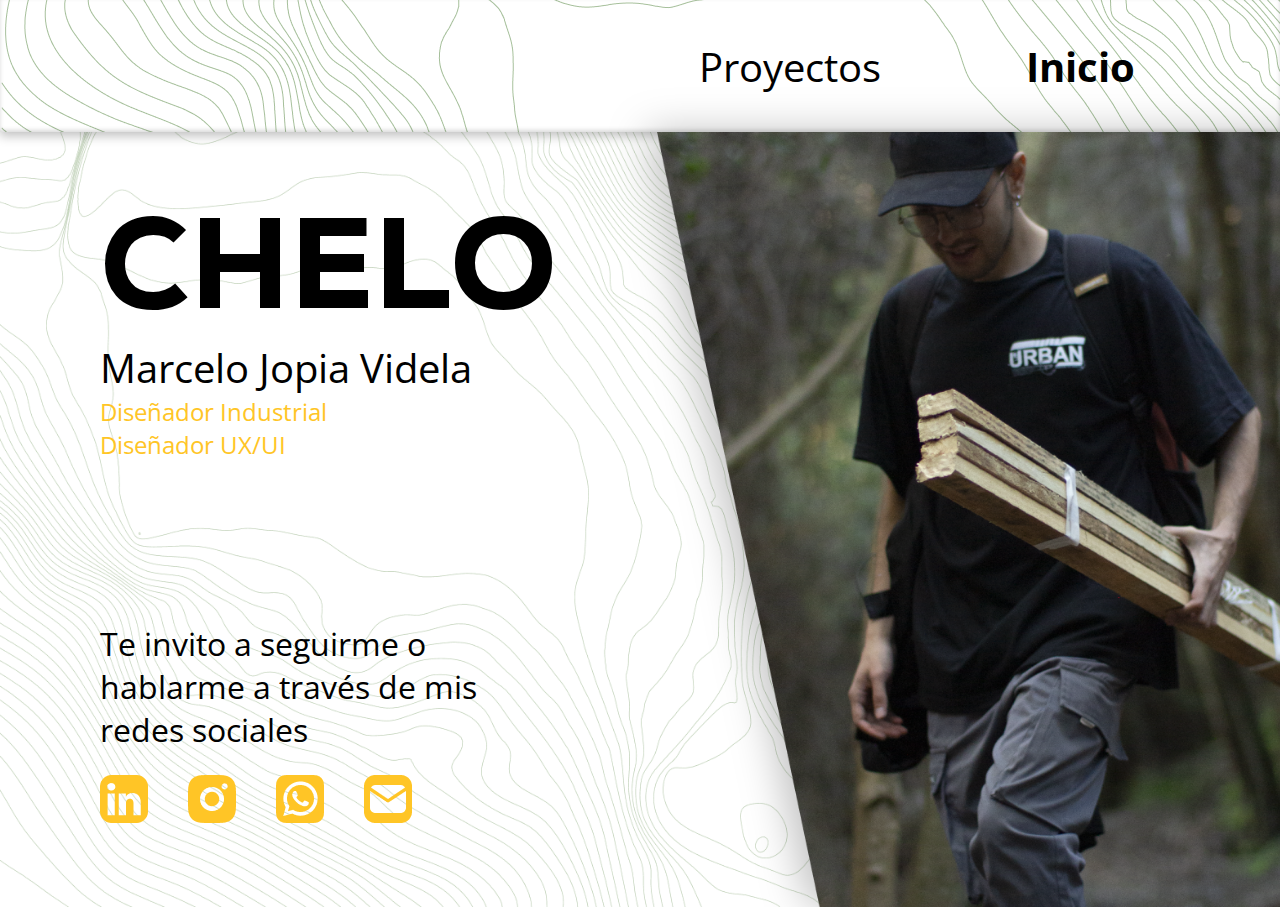
<file: index.html>
<!DOCTYPE html>
<html lang="en">
<head>
    <meta charset="UTF-8">
    <meta name="viewport" content="width=device-width, initial-scale=1.0">
    <title>Document</title>
    <link rel="stylesheet" href="styles/style.css">
    <link rel="preconnect" href="https://fonts.googleapis.com">
    <link rel="preconnect" href="https://fonts.gstatic.com" crossorigin>
    <link href="https://fonts.googleapis.com/css2?family=Open+Sans:ital,wght@0,300..800;1,300..800&display=swap" rel="stylesheet">
</head>
<body>
    <header>
        <div class="navbar">
            <a href="./pages/proyectos.html" class="navtext">Proyectos</a>
            <a href="#" class="navtext activeNav">Inicio</a>
        </div>
    </header>
    <main>
        <div class="flex-inicio">
            <div class="flex-inicio-textos">
                <div>
                    <h1>CHELO</h1>
                    <p style="font-size: 40px;">Marcelo Jopia Videla</p>
                    <p style="font-size: 24px; color: #FFC526;">Diseñador Industrial</p>
                    <p style="font-size: 24px; color: #FFC526;">Diseñador UX/UI</p>
                </div>
                <div class="flex-redes">
                    <p  style="font-size: 32px;">Te invito a seguirme o hablarme a través de mis redes sociales</p>
                    <div class="redes">
                        <a href="https://www.linkedin.com/in/marcelo-jopia-videla-800a271a1/" target="_blank">
                            <img id="imgIn" src="./assets/img/LinkedIn1.png"/>
                        </a>
                        <a href="https://www.instagram.com/chelonganiza/" target="_blank">
                            <img id="imgIg" src="./assets/img/ig1.png"/>
                        </a>
                        <a href="https://api.whatsapp.com/send?phone=56972404000&text=Hola.%20Estaba%20viendo%20tu%20portafolio%20y%20estoy%20interesado%20en%20contactarte!" target="_blank">
                            <img id="imgWsp" src="./assets/img/wsp1.png"/>
                        </a>
                        <a href="mailto:majopia.v@gmail.com?subject=Contacto%20atreves%20de%20portafolio" target="_blank">
                            <img id="imgMail" src="./assets/img/mail1.png"/>
                        </a>
                    </div>
                </div>
            </div>
            <img src="./assets/img/bosque-palos-1.png" alt="" class="img-inicio">
        </div>
    </main>
    <footer>
    </footer>
</body>
</html>
</file>
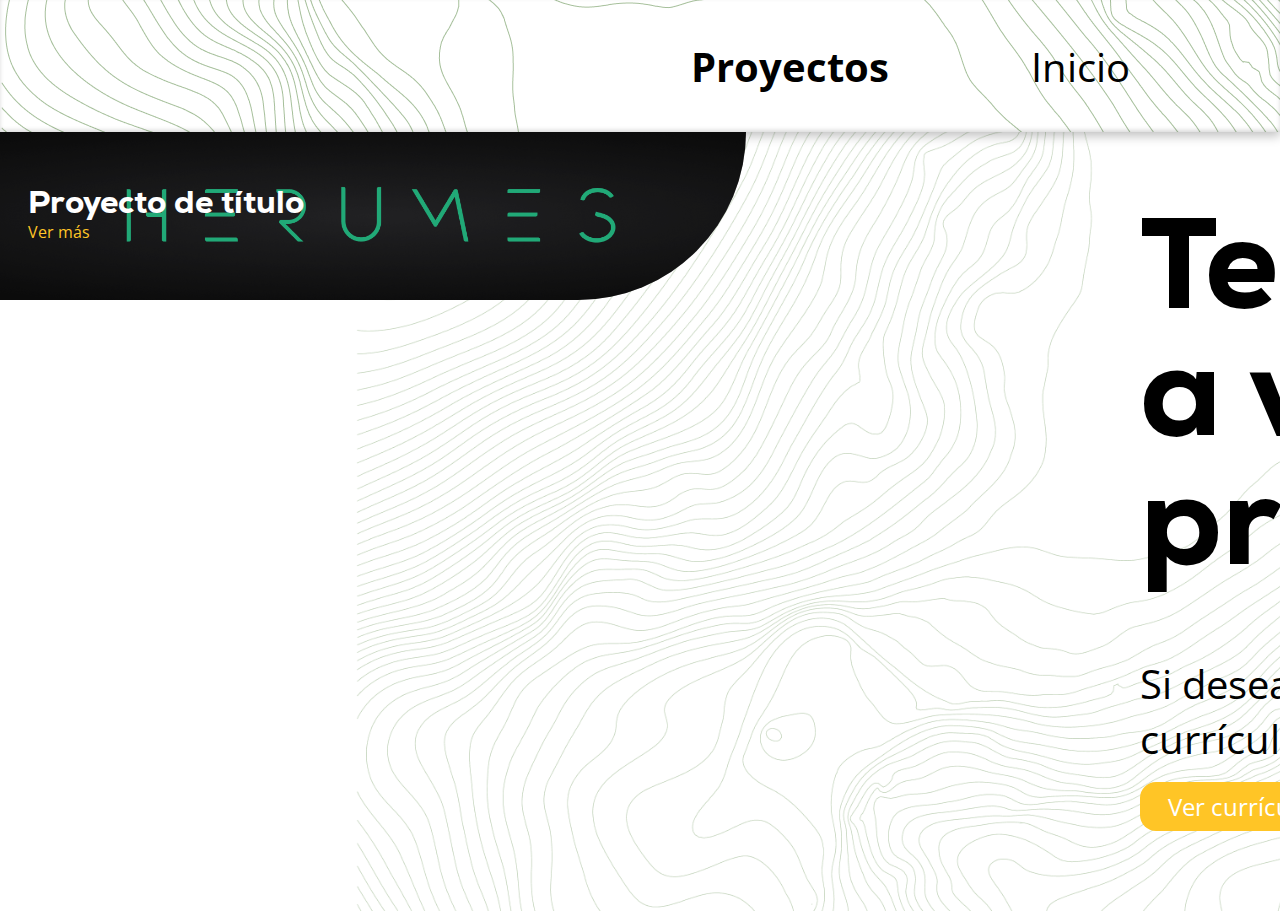
<file: pages/proyectos.html>
<!DOCTYPE html>
<html lang="en">
<head>
    <meta charset="UTF-8">
    <meta name="viewport" content="width=device-width, initial-scale=1.0">
    <title>Document</title>
    <link rel="stylesheet" href="../styles/style.css">
    <link rel="preconnect" href="https://fonts.googleapis.com">
    <link rel="preconnect" href="https://fonts.gstatic.com" crossorigin>
    <link href="https://fonts.googleapis.com/css2?family=Open+Sans:ital,wght@0,300..800;1,300..800&display=swap" rel="stylesheet">
</head>
<body style="background-image: url(../assets/img/Crv\ de\ nivel\ Quilpue\ background2.png);">
    <header>
        <div class="navbar">
            <a href="#" class="navtext activeNav">Proyectos</a>
            <a href="../index.html" class="navtext">Inicio</a>
        </div>
    </header>
    <main>
        <div class="flexProyectos"><!-- ruleta + text -->
            <div class="flexRuletaProyectos"> <!-- ruleta -->
                <div class="ProyTitulo"> <!-- item -->
                        <h2 style="font-size: 32px; font-weight: 850; color: white;">Proyecto de título</h2>
                        <div style="color: #FFC526;">
                            <p>Ver más</p>
                        </div>
                </div>
            </div>
            <div class="textPageProyectos"> <!-- textos derecha -->
                <h1>
                    Te invito a ver mis proyectos
                </h1>
                <div class="curriculum">
                    <p style="font-size: 40px;">
                        Si deseas saber más te dejo mi currículum a continuación
                    </p>
                    <a href="../assets/pdf/Marcelo-Alejandro-Jopia-Videla-Curriculum2025.pdf" target="_blank">
                        <button>
                            Ver currículum
                        </button>
                    </a>
                </div>
            </div>
        </div>
    </main>
    <footer>

    </footer>
</body>
</html>
</file>
<file: styles/style.css>
*{
    margin: 0;
}

@font-face {
    font-family: 'Nexa-heavy';
    src: url('../assets/fonts/Nexa-Heavy.ttf') format('embedded-opentype'), /* Internet Explorer */
         url('../assets/fonts/Nexa-Heavy.ttf') format('woff2'),             /* Super Modern Browsers */
         url('../assets/fonts/Nexa-Heavy.ttf') format('woff'),              /* Pretty Modern Browsers */
         url('../assets/fonts/Nexa-Heavy.ttf') format('truetype'),          /* Safari, Android, iOS */
         url('../assets/fonts/Nexa-Heavy.ttf') format('svg');
}

body{
    background-image: url(../assets/img/Crv\ de\ nivel\ Quilpue\ background.png);
    background-color: white;
    background-size: 100% 100%;
    -o-background-size: 100% 100%;
    -webkit-background-size: 100% 100%;
    background-size: cover;
}

a{
    text-decoration: none;
    color: black;
}

h1, h2, h3, h4{
    font-family: "Nexa-heavy";
}

h1{
    font-size: 128px;
    line-height: 1;
}

.activeNav{
    font-weight: 700;
}

p, button{
    font-family: "Open Sans";
    font-weight: regular;
}

.navbar{
    height: 132px;
    box-shadow: inset 0px -2px 4px 0px rgba(0,0,0,0.15), 0px 4px 10px 0px rgba(0,0,0,0.25);
    background-image: url(../assets/img/Crv\ de\ nivel\ Quilpue\ nav.png);
    background-color: white;
    background-size: cover;
    display: flex;
    flex-direction: row;
    align-items: center;
    justify-content: end;
    padding: 0px 100px 0px 100px;
    gap: 90px;
    z-index: 99;
}
.navtext{
    width: 200px;
    font-family: "Open Sans";
    font-size: 40px;
    text-align: center;
}

.flex-inicio{
    display: flex;
    flex-direction: row;
    justify-content: space-between;
    
}

.flex-inicio-textos{
    margin: 0px 100px 0px 100px ;
    display: flex;
    flex-direction: column;
    justify-content: space-between;
    padding: 80px 0px;
}

.img-inicio{
    filter: drop-shadow(-10px 0px 20px rgb(0, 0, 0, 25%));
    height: 86.1vh;
}

a:hover{
    color: #FFC526;
}

.flex-redes{
    display: flex;
    flex-direction: column;
    gap: 24px;
}

.redes{
    display: flex;
    flex-direction: row;
    align-items: center;
    gap: 40px;
}

.svgRedes{
    fill: green !important;
    height: 48px;
    width: 48px;
    
}

.svgRedes:hover{
    fill: white !important;
}

#imgIn:hover {
    content: url('../assets/img/LinkedIn2.png');
}

#imgIg:hover {
    content: url('../assets/img/ig2.png');
}

#imgWsp:hover {
    content: url('../assets/img/wsp2.png');
}

#imgMail:hover {
    content: url('../assets/img/mail2.png');
}

::-webkit-scrollbar {
    width: 8px;
    height: 8px;
}
  
::-webkit-scrollbar-track {
    box-shadow: inset 0 0 5px grey; 
    border-radius: 10px;
  
}
   
::-webkit-scrollbar-thumb {
    background: #A6BF9B; 
    border-radius: 10px;
      
}
  
::-webkit-scrollbar-thumb:hover {
    background: #FFC526; 
}

button{
    color: white;
    background-color: #FFC526;
    font-size: 24px;
    border: none;
    border-radius: 16px;
    padding: 8px 28px;
    text-align: center;
}

button:hover{
    background-color: white;
    border: 1px solid #FFC526;
    color: #FFC526;
    box-shadow: inset 0px 0px 8px 0px #ffc526;
}

.flexProyectos{
    display: flex;
    flex-direction: row;
    justify-content: space-between;
    gap: 140px;
}

.flexRuletaProyectos{
    min-width: 900px;
}

.ProyTitulo{
    background-image: url(../assets/img/herumesbackground.png);
    box-shadow: inset 0 0 0 2000px rgba(0, 0, 0, 0.3);
    background-size: cover;
    border-radius: 0px 0px 168px 0px;
    width: 718px;
    height: 168px;
    display: flex;
    flex-direction: column;
    justify-content: center;
    padding: 0px 0px 0px 28px;
    background-position: center;
}

.ProyTitulo:hover{
    width: 900px;
    box-shadow: inset 0 0 0 2000px rgba(0, 0, 0, 0.0);
    background-position: center;
}

.textPageProyectos{
    display: flex;
    flex-direction: column;
    gap: 60px;
    padding: 80px 100px;
}

.curriculum{
    display: flex;
    flex-direction: column;
    gap: 16px;
}
</file>
